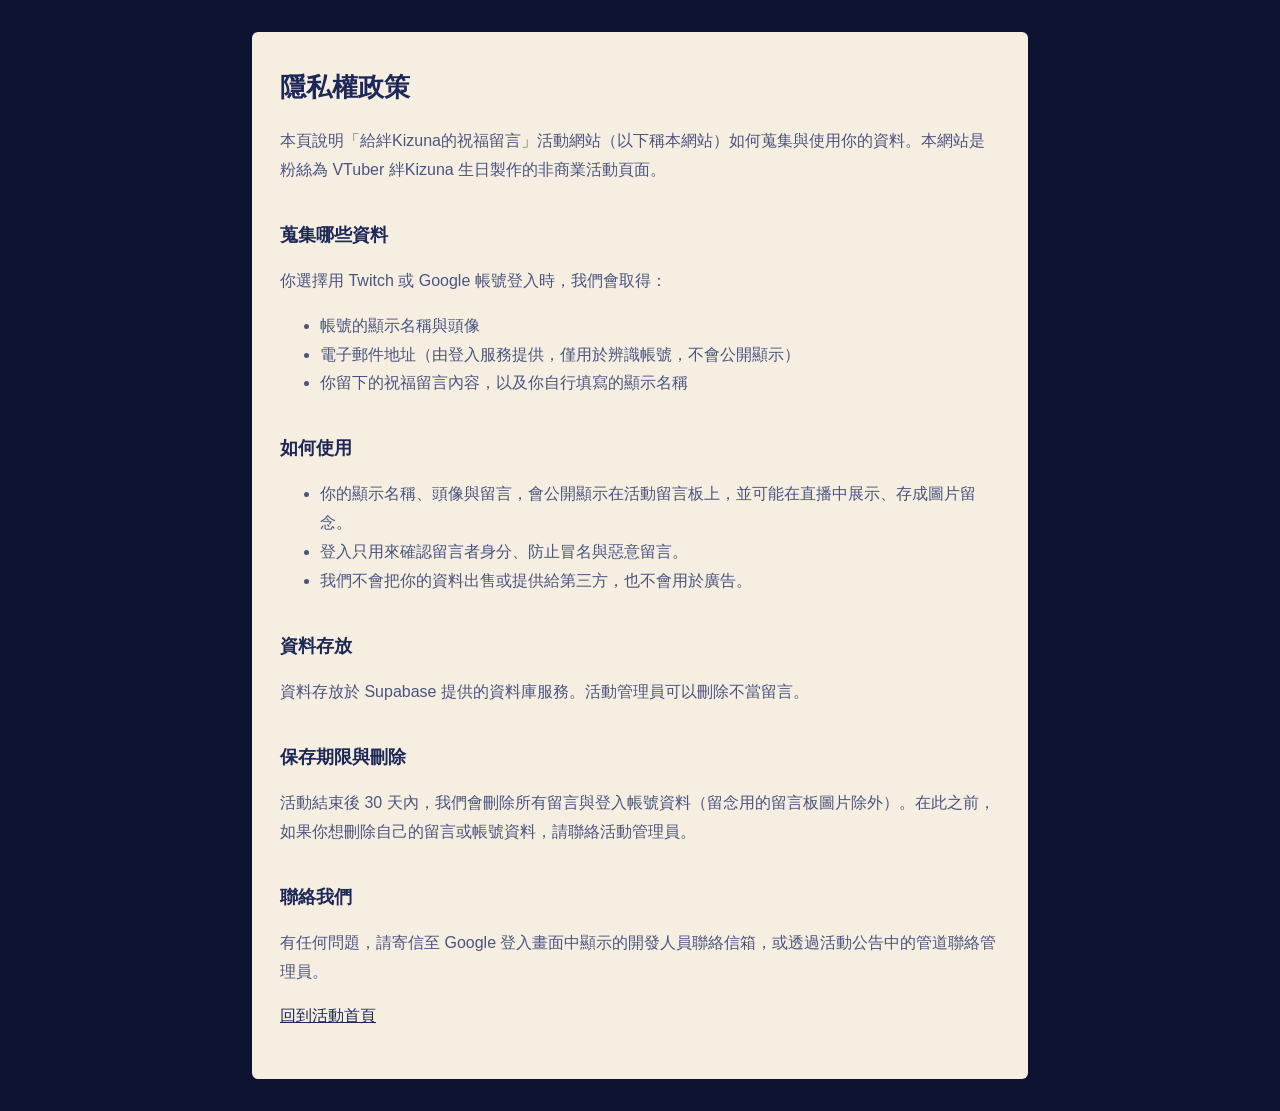
<file: privacy.html>
<!doctype html>
<html lang="zh-Hant">
<head>
  <meta charset="utf-8">
  <meta name="viewport" content="width=device-width, initial-scale=1">
  <title>隱私權政策｜給絆Kizuna的祝福留言</title>
  <link rel="icon" href="data:image/svg+xml,%3Csvg xmlns='http://www.w3.org/2000/svg' viewBox='0 0 40 40'%3E%3Cpath fill='%23e8b85c' d='M25 9a12 12 0 1 0 7 19a10 10 0 1 1-7-19z'/%3E%3C/svg%3E">
  <style>
    :root { --night: #0d1330; --paper: #f6efe1; --ink: #1d2858; --muted: #4a5480; }
    body { margin: 0; padding: 32px 16px; background: var(--night); color: var(--ink); font-family: "LXGW WenKai TC", "Noto Sans TC", "Microsoft JhengHei", sans-serif; line-height: 1.8; }
    main { max-width: 720px; margin: 0 auto; padding: 32px 28px; background: var(--paper); border-radius: 6px; }
    h1 { margin-top: 0; font-size: 1.6rem; }
    h2 { margin-top: 1.8em; font-size: 1.15rem; }
    p, li { color: var(--muted); }
    a { color: var(--ink); }
  </style>
</head>
<body>
  <main>
    <h1>隱私權政策</h1>
    <p>本頁說明「給絆Kizuna的祝福留言」活動網站（以下稱本網站）如何蒐集與使用你的資料。本網站是粉絲為 VTuber 絆Kizuna 生日製作的非商業活動頁面。</p>

    <h2>蒐集哪些資料</h2>
    <p>你選擇用 Twitch 或 Google 帳號登入時，我們會取得：</p>
    <ul>
      <li>帳號的顯示名稱與頭像</li>
      <li>電子郵件地址（由登入服務提供，僅用於辨識帳號，不會公開顯示）</li>
      <li>你留下的祝福留言內容，以及你自行填寫的顯示名稱</li>
    </ul>

    <h2>如何使用</h2>
    <ul>
      <li>你的顯示名稱、頭像與留言，會公開顯示在活動留言板上，並可能在直播中展示、存成圖片留念。</li>
      <li>登入只用來確認留言者身分、防止冒名與惡意留言。</li>
      <li>我們不會把你的資料出售或提供給第三方，也不會用於廣告。</li>
    </ul>

    <h2>資料存放</h2>
    <p>資料存放於 Supabase 提供的資料庫服務。活動管理員可以刪除不當留言。</p>

    <h2>保存期限與刪除</h2>
    <p>活動結束後 30 天內，我們會刪除所有留言與登入帳號資料（留念用的留言板圖片除外）。在此之前，如果你想刪除自己的留言或帳號資料，請聯絡活動管理員。</p>

    <h2>聯絡我們</h2>
    <p>有任何問題，請寄信至 Google 登入畫面中顯示的開發人員聯絡信箱，或透過活動公告中的管道聯絡管理員。</p>

    <p><a href="./">回到活動首頁</a></p>
  </main>
</body>
</html>
</file>
